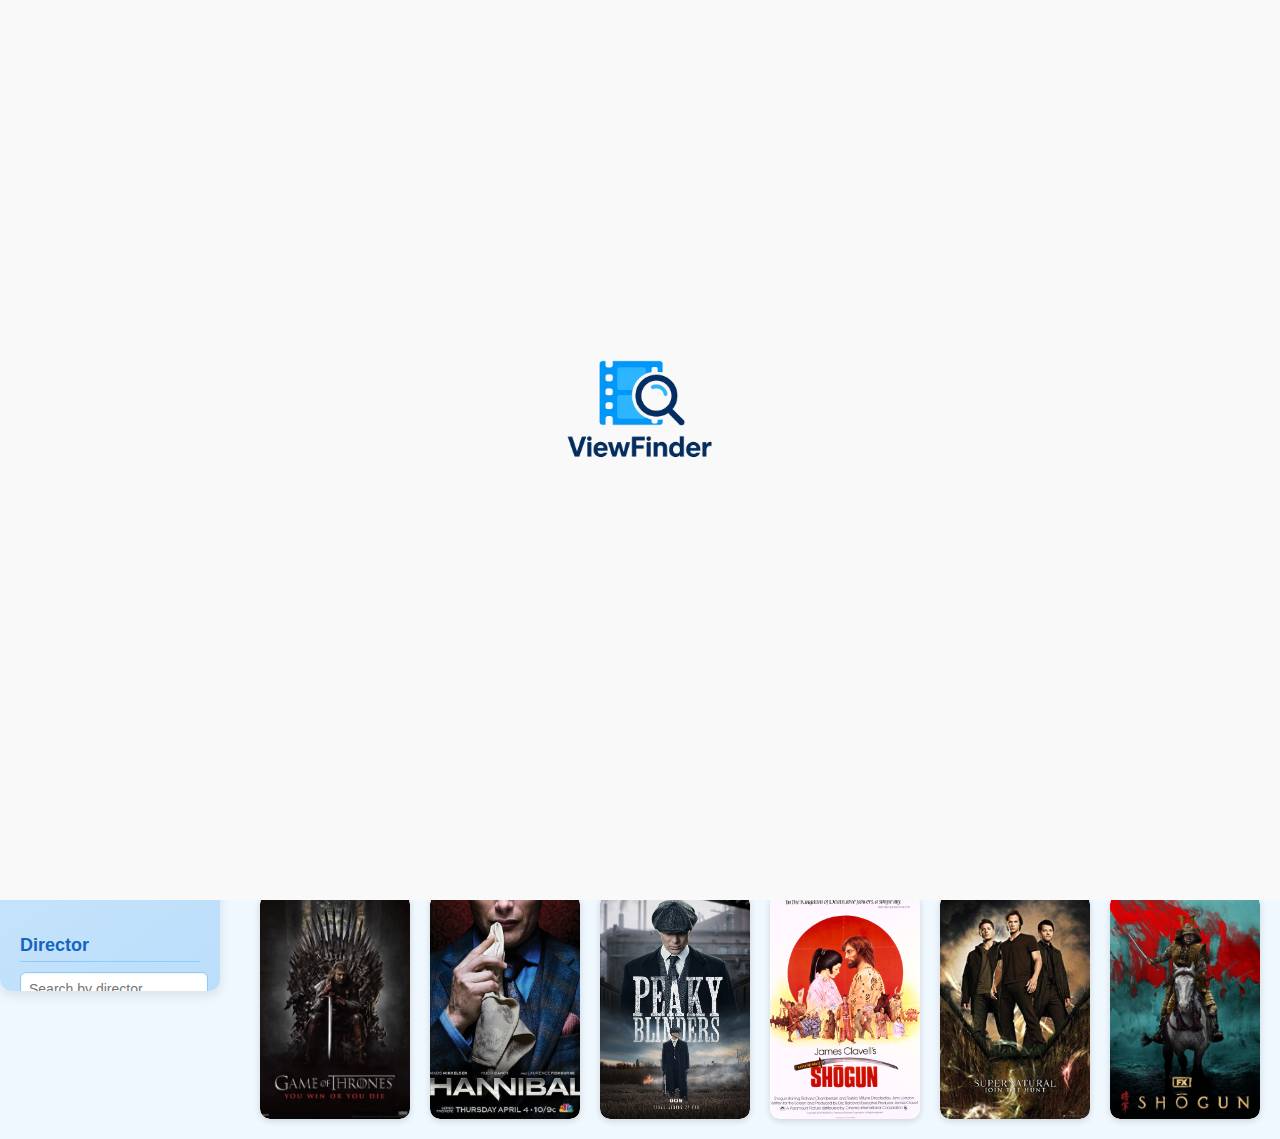
<file: homePage.html>
<!DOCTYPE html>
<html lang="en">
<head>
    <meta charset="UTF-8"/>
    <meta name="viewport" content="width=device-width, initial-scale=1.0"/>
    <title>ViewFinder: HomePage</title>
    <link rel="stylesheet" href="homePage.css"/>
</head>
<body>

<div id="splash-screen">
    <img src="images/viewfinder-logo.png" class="splash-logo" />
    <p class="splash-slogan">Find it. Watch it. Love it.</p>
</div>


<header class="main-header">
    <div class="header-left">
        <img src="images/viewfinder-logo.png" alt="ViewFinder Logo" class="site-logo" id="logo">
    </div>
    <div class="nav-links">
        <a href="homePage.html" class="nav-link" id="homeLink">🏠 Home</a>
        <a href="profile page.html" class="nav-link">👤 Profile</a>
    </div>
</header>





<aside class="filters">
    <h3>Filter</h3>
    <label><input type="checkbox" name="type" value="movie"> Movie</label><br/>
    <label><input type="checkbox" name="type" value="series"> Series</label><br/>

    <h4>Genre</h4>
    <label><input type="checkbox" name="genre" value="drama"> Drama</label><br/>
    <label><input type="checkbox" name="genre" value="action"> Action</label><br/>
    <label><input type="checkbox" name="genre" value="crime"> Crime</label><br/>
    <label><input type="checkbox" name="genre" value="historical"> Historical</label><br/>
    <label><input type="checkbox" name="genre" value="period-drama"> Period Drama</label><br/>
    <label><input type="checkbox" name="genre" value="epic"> Epic</label><br/>
    <label><input type="checkbox" name="genre" value="thriller"> Thriller</label><br/>
    <label><input type="checkbox" name="genre" value="sci-fi"> Sci-Fi</label><br/>
    <label><input type="checkbox" name="genre" value="comedy"> Comedy</label><br/>
    <label><input type="checkbox" name="genre" value="fantasy"> Fantasy</label><br/>

    <h4>Director</h4>
    <input type="text" id="directorInput" placeholder="Search by director..."/>

    <h4>Cast</h4>
    <input type="text" id="castInput" placeholder="Search by cast..."/>

</aside>


<main>
    <h2>Your Top Picks</h2>
    <div class="poster-grid">

        <div class="poster"
             data-type="movie"
             data-title="Pride and Prejudice"
             data-genre="romance,drama,period-drama"
             data-director="Joe Wright"
             data-cast="Keira Knightley, Matthew Macfadyen, Brenda Blethyn">

            <img src="images/pride-and-prejudice.jpg" alt="Pride and Prejudice"/>
            <span class="label">Movie</span>


        </div>

        <div class="poster"
             data-type="movie"
             data-title="The Godfather"
             data-genre="crime,drama"
             data-director="Francis Ford Coppola"
             data-cast="Marlon Brando, Al Pacino">
            <img src="images/godfather.jpg" alt="The Godfather"/>
            <span class="label">Movie</span>
        </div>


        <div class="poster"
             data-type="movie"
             data-title="The Gladiator"
             data-genre="action,drama,epic,period-drama"
             data-director="Ridley Scott"
             data-cast="Russell Crowe, Joaquin Phoenix, Connie Nielsen">
            <img src="images/gladiator.jpg" alt="The Gladiator"/>
            <span class="label">Movie</span>
        </div>

        <div class="poster"
             data-type="movie"
             data-title="Hannibal"
             data-genre="crime,drama,thriller"
             data-director="Ridley Scott"
             data-cast="Anthony Hopkins,Julianne Moore,Gary Oldman">
            <img src="images/hannibal-m.jpg" alt="Hannibal"/>
            <span class="label">Movie</span>
        </div>

        <div class="poster"
             data-type="movie"
             data-title="Harry Potter"
             data-genre="fantasy"
             data-director="Chris Columbus"
             data-cast="Daniel Radcliffe,Rupert Grint,Emma Watson">
            <img src="images/harry-potter-1.jpg" alt="Harry Potter"/>
            <span class="label">Movie</span>
        </div>

        <div class="poster"
             data-title="Inception"
             data-director="Christopher Nolan"
             data-cast="Leonardo DiCaprio"
             data-genre="sci-fi"
             data-plot="A thief who enters dreams to steal secrets and plant ideas.">
            <img src="images/inception.jpg"/>
            <span class="label">Movie</span>
        </div>


        <div class="poster"
             data-type="movie"
             data-title="Interstellar"
             data-genre="sci-fi"
             data-director="Christopher Nolan"
             data-cast="Matthew McConaughey,Anne Hathaway,Jessica Chastain">
            <img src="images/interstellar.jpg" alt="Interstellar"/>
            <span class="label">Movie</span>
        </div>

        <div class="poster"
             data-type="movie"
             data-title="Kingdom of Heaven"
             data-genre="historical,epic,action,period-drama"
             data-director="Ridley Scott"
             data-cast="Orlando Bloom, Eva Green, Liam Neeson">
            <img src="images/kingdom-of-heaven.jpg" alt="Kingdom of Heaven"/>
            <span class="label">Movie</span>
        </div>

        <div class="poster"
             data-type="movie"
             data-title="Lord of the Rings"
             data-genre="epic,fantasy"
             data-director="Peter Jackson"
             data-cast="Elijah Wood, Orlando Bloom, Ian McKellen, Viggo Mortensen,Sean Bean">
            <img src="images/lotr-fellowship.jpg" alt="Lord of the Rings"/>
            <span class="label">Movie</span>
        </div>

        <div class="poster"
             data-type="movie"
             data-title="The Martian"
             data-genre="sci-fi"
             data-director="Ridley Scott"
             data-cast="Matt Damon, Jessica Chastain">
            <img src="images/martian.jpg" alt="The Martian"/>
            <span class="label">Movie</span>
        </div>

        <div class="poster"
             data-type="movie"
             data-title="Oppenheimer"
             data-genre="historical,drama"
             data-director="Christopher Nolan"
             data-cast="Cillian Murphy, Matt Damon, Emily Blunt, Robert Downey Jr.">
            <img src="images/oppenheimer.jpg" alt="Oppenheimer"/>
            <span class="label">Movie</span>
        </div>

        <div class="poster"
             data-type="movie"
             data-title="Silence of the Lambs"
             data-genre="crime,thriller"
             data-director="Jonathan Demme"
             data-cast="Jodie Foster, Anthony Hopkins, Scott Glenn">
            <img src="images/silence-of-the-lambs.jpg" alt="Silence of the Lambs"/>
            <span class="label">Movie</span>
        </div>

        <div class="poster"
             data-type="movie"
             data-title="Star Wars 1"
             data-genre="sci-fi,fantasy,action"
             data-director="George Lucas"
             data-cast="Natalie Portman, Ewan McGregor">
            <img src="images/star-wars1.jpg" alt="Star Wars 1"/>
            <span class="label">Movie</span>
        </div>

        <div class="poster"
             data-type="movie"
             data-title="Star Wars 2"
             data-genre="sci-fi,fantasy,action"
             data-director="George Lucas"
             data-cast="Natalie Portman, Ewan McGregor, Hayden Christensen">
            <img src="images/star-wars2.jpg" alt="Star Wars 2"/>
            <span class="label">Movie</span>
        </div>

        <div class="poster"
             data-type="movie"
             data-title="Star Wars 3"
             data-genre="sci-fi,fantasy,action"
             data-director="George Lucas"
             data-cast="Natalie Portman, Ewan McGregor, Hayden Christensen">
            <img src="images/star-wars3.jpg" alt="Star Wars 3"/>
            <span class="label">Movie</span>
        </div>

        <div class="poster"
             data-type="movie"
             data-title="Tenet"
             data-genre="sci-fi,action"
             data-director="Christopher Nolan"
             data-cast="John David Washington,Robert Pattinson,Elizabeth Debicki">
            <img src="images/tenet.jpg" alt="Tenet"/>
            <span class="label">Movie</span>
        </div>

        <!-- Series -->
        <div class="poster"
             data-type="series"
             data-title="Vikings"
             data-genre="drama,historical,action"
             data-director="Michael Hirst"
             data-cast="Katheryn Winnick,Gustaf Skarsgård,Travis Fimmel">
            <img src="images/vikings.jpg" alt="Vikings"/>
            <span class="label">Series</span>
        </div>

        <div class="poster"
             data-type="series"
             data-title="Friends"
             data-genre="comedy"
             data-director="David Crane"
             data-cast="Jennifer Aniston,Courteney Cox,Lisa Kudrow">
            <img src="images/friends.jpg" alt="Friends"/>
            <span class="label">Series</span>
        </div>

        <div class="poster"
             data-type="series"
             data-title="Game of Thrones"
             data-genre="epic,fantasy,drama,action"
             data-director="David Benioff"
             data-cast="Sean Bean,Emillia Clarke,Kit Harrington">
            <img src="images/GOT.jpg" alt="Game of Thrones"/>
            <span class="label">Series</span>
        </div>

        <div class="poster"
             data-type="series"
             data-title="Hannibal"
             data-genre="crime,thriller"
             data-director="Brayn Fuller"
             data-cast="Hugh Dancy, Mads Mikkelsen, Laurence Fishburne">
            <img src="images/hannibal.jpg" alt="Hannibal"/>
            <span class="label">Series</span>
        </div>

        <div class="poster"
             data-type="series"
             data-title="Peaky Blinders"
             data-genre="crime,drama"
             data-director="Steven Knight"
             data-cast="Cillian Murphy">
            <img src="images/peaky-blinders.jpg" alt="Peaky Blinders"/>
            <span class="label">Series</span>
        </div>

        <div class="poster"
             data-type="series"
             data-title="Shogun"
             data-genre="period-drama,historical,drama"
             data-director=""
             data-cast="Yoko Shimada,Richard Chamberlain">
            <img src="images/shogun-old.jpg" alt="Shogun"/>
            <span class="label">Series</span>
        </div>

        <div class="poster"
             data-type="series"
             data-title="Supernatural"
             data-genre="action,fantasy"
             data-director="Francis Ford Coppola"
             data-cast="Jared Padalecki,Jensen Ackles">
            <img src="images/spn.jpg" alt="Supernatural"/>
            <span class="label">Series</span>
        </div>

        <div class="poster"
             data-type="series"
             data-title="The Shogun"
             data-genre="period-drama,historical,drama"
             data-director=""
             data-cast="Hiroyuki Sanada,Cosmo Jarvis">
            <img src="images/shogun.jpg" alt="The Shogun"/>
            <span class="label">Series</span>
        </div>

    </div>
</main>

<script src="homePage.js"></script>

<script>
    function viewDetails(title, image, director, cast, genre, plot) {
      const movie = { title, image, director, cast, genre, plot };
      localStorage.setItem("selectedMovie", JSON.stringify(movie));
      window.location.href = "index.html";
    }
</script>
<script>
    function viewDetails(title, image, director, cast, genre, plot) {
      const movie = { title, image, director, cast, genre, plot };
      localStorage.setItem("selectedMovie", JSON.stringify(movie));
      window.location.href = "index.html";
    }

  window.addEventListener("DOMContentLoaded", () => {
  const logo = document.getElementById("logo");
  const splash = document.getElementById("splash-screen");

  const fromBack = sessionStorage.getItem("fromBackButton");
  if (fromBack !== "true") {
    logo.classList.add("animate");            // Logo animasyonu
    splash.classList.add("animate");          // Splash ekranı animasyonu
  }
});

  // Home butonuna tıklanınca animasyon aktif
  document.getElementById("homeLink").addEventListener("click", () => {
    sessionStorage.removeItem("fromBackButton");
  });

</script>
<script>
    document.addEventListener("DOMContentLoaded", () => {
      const posters = document.querySelectorAll(".poster");
      posters.forEach(poster => {
        const title = poster.dataset.title || "";
        const image = poster.querySelector("img")?.src || "";
        const director = poster.dataset.director || "";
        const cast = poster.dataset.cast || "";
        const genre = poster.dataset.genre || "";
        const plot = "Details not available.";

        poster.addEventListener("click", () => {
          viewDetails(title, image, director, cast, genre, plot);
        });
      });
    });
</script>
<script>
    const fromBack = sessionStorage.getItem("fromBackButton");

    if (fromBack === "true") {
      // Splash ekranını devre dışı bırak
      document.getElementById("splash-screen").style.display = "none";
      sessionStorage.removeItem("fromBackButton"); // Temizle
    }
</script>

<script>
    // Posterleri filtrelemek ve tıklanabilir hale getirmek için
    document.addEventListener("DOMContentLoaded", () => {
      const checkboxes = document.querySelectorAll('input[name="type"]');
      const searchInput = document.getElementById('searchInput');
      const directorInput = document.getElementById('directorInput');
      const castInput = document.getElementById('castInput');
      const genreCheckboxes = document.querySelectorAll('input[name="genre"]');
      const posters = document.querySelectorAll(".poster");

      function applyFilters() {
        const selectedTypes = Array.from(checkboxes).filter(cb => cb.checked).map(cb => cb.value);
        const selectedGenres = Array.from(genreCheckboxes).filter(cb => cb.checked).map(cb => cb.value);
        const searchTerm = searchInput?.value.toLowerCase() || "";
        const directorSearch = directorInput?.value.toLowerCase() || "";
        const castSearch = castInput?.value.toLowerCase() || "";

        posters.forEach(poster => {
          const type = poster.dataset.type || "";
          const genres = (poster.dataset.genre || "").split(',').map(g => g.trim());
          const title = (poster.dataset.title || "").toLowerCase();
          const director = (poster.dataset.director || "").toLowerCase();
          const cast = (poster.dataset.cast || "").toLowerCase();

          const typeMatch = selectedTypes.length === 0 || selectedTypes.includes(type);
          const genreMatch = selectedGenres.length === 0 || selectedGenres.some(g => genres.includes(g));
          const titleMatch = title.includes(searchTerm);
          const directorMatch = !directorSearch || director.includes(directorSearch);
          const castMatch = !castSearch || cast.includes(castSearch);

          const shouldShow = typeMatch && genreMatch && titleMatch && directorMatch && castMatch;
          poster.style.display = shouldShow ? "block" : "none";
        });
      }

      // Event listener'ları kur
      [...checkboxes, ...genreCheckboxes].forEach(cb => cb.addEventListener('change', applyFilters));
      if (searchInput) searchInput.addEventListener('input', applyFilters);
      if (directorInput) directorInput.addEventListener('input', applyFilters);
      if (castInput) castInput.addEventListener('input', applyFilters);

      // Poster tıklamaları
      posters.forEach(poster => {
        const title = poster.dataset.title || "";
        const image = poster.querySelector("img")?.src || "";
        const director = poster.dataset.director || "";
        const cast = poster.dataset.cast || "";
        const genre = poster.dataset.genre || "";
        const plot = poster.dataset.plot || "Details not available.";

        poster.style.cursor = "pointer";
        poster.addEventListener("click", () => {
          const movie = { title, image, director, cast, genre, plot };
          localStorage.setItem("selectedMovie", JSON.stringify(movie));
          sessionStorage.setItem("fromBackButton", "false");
          window.location.href = "index.html";
        });
      });

      // Sayfa ilk yüklendiğinde filtreleri uygula
      applyFilters();
    });
</script>
<script>
    document.addEventListener("DOMContentLoaded", () => {
  const posters = document.querySelectorAll(".poster");
  const allMovies = [];

  posters.forEach(poster => {
    const movie = {
      title: poster.dataset.title || "",
      image: poster.querySelector("img")?.getAttribute("src") || "",
      director: poster.dataset.director || "",
      cast: poster.dataset.cast || "",
      genre: poster.dataset.genre || "",
      plot: poster.dataset.plot || "Details not available."
    };
    allMovies.push(movie);
  });

  localStorage.setItem("allMovies", JSON.stringify(allMovies));
});


</script>

</body>
</html>
</file>
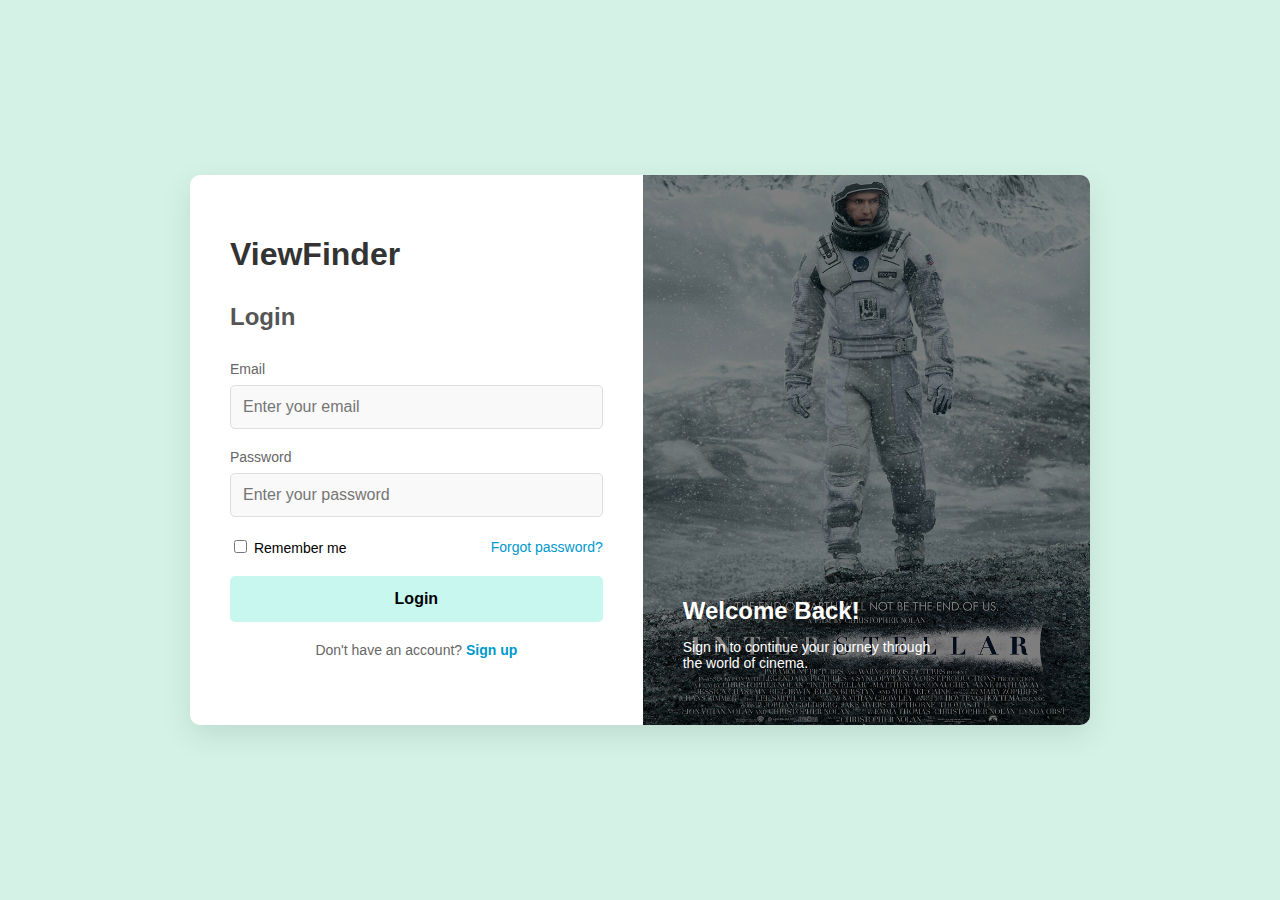
<file: login.html>
<!DOCTYPE html>
<html lang="en">
<head>
  <meta charset="UTF-8" />
  <meta name="viewport" content="width=device-width, initial-scale=1.0"/>
  <title>ViewFinder: Login</title>
  <link rel="stylesheet" href="login.css" />
</head>
<body>
  <div class="container">
    <div class="form-container">
      <h1>ViewFinder</h1>
      <h2>Login</h2>
      <form id="loginForm">
        <div class="input-group">
          <label for="email">Email</label>
          <input type="email" id="email" placeholder="Enter your email" required>
        </div>
        <div class="input-group">
          <label for="password">Password</label>
          <input type="password" id="password" placeholder="Enter your password" required>
        </div>
        <div class="remember-forgot">
          <label><input type="checkbox" id="remember"> Remember me</label>
          <a href="#" class="forgot-link">Forgot password?</a>
        </div>
        <button type="submit" class="btn-login">Login</button>
        <div class="signup-link">
          Don't have an account? <a href="signup.html">Sign up</a>
        </div>
      </form>
    </div>
    <div class="image-container">
      <div class="overlay"></div>
      <div class="welcome-text">
        <h2>Welcome Back!</h2>
        <p>Sign in to continue your journey through the world of cinema.</p>
      </div>
    </div>
  </div>
  <script src="login.js"></script>
</body>
</html>
</file>
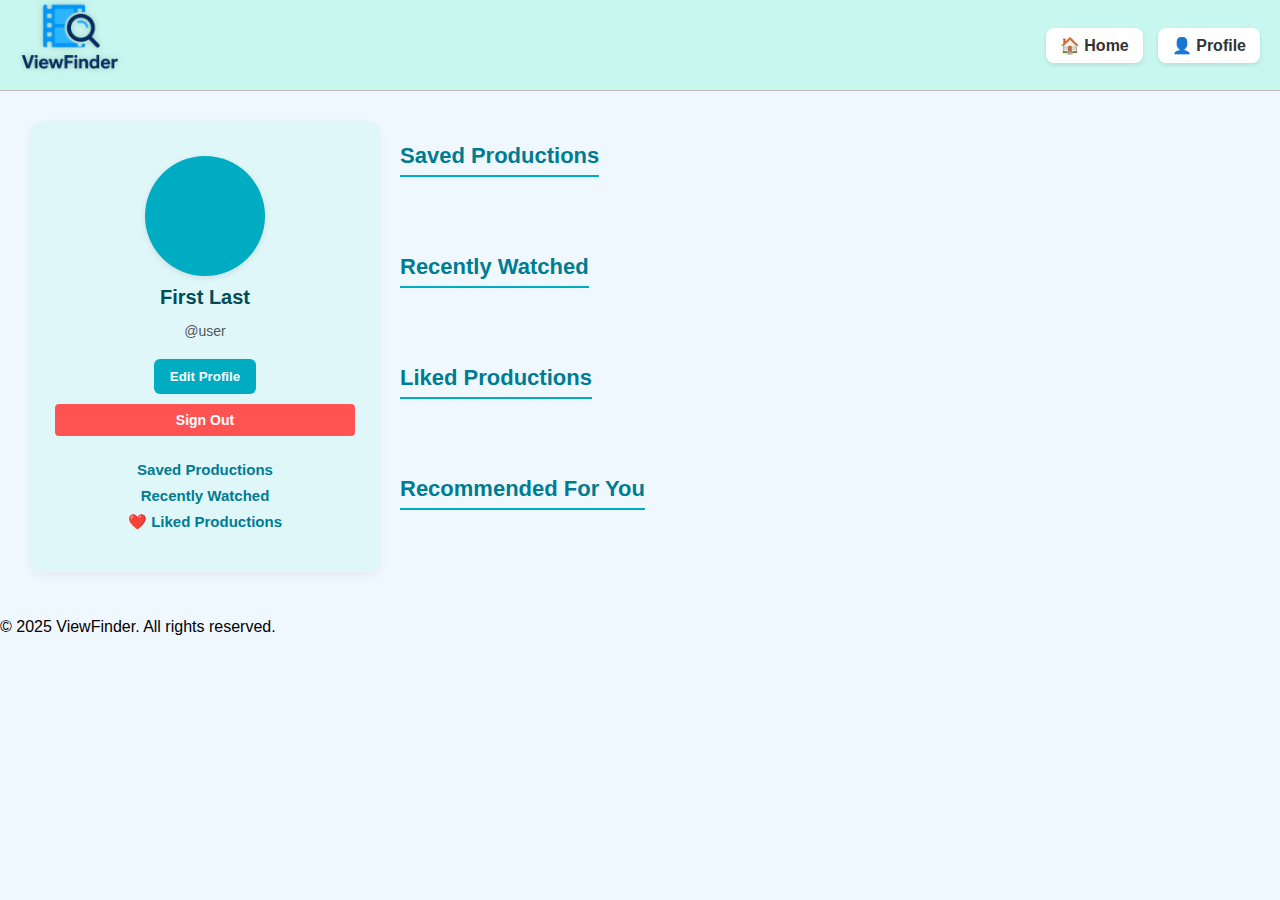
<file: profile page.html>
<!DOCTYPE html>
<html lang="en">
<head>
    <meta charset="UTF-8"/>
    <meta name="viewport" content="width=device-width, initial-scale=1.0"/>
    <title>ViewFinder - Profile</title>
    <link rel="stylesheet" href="style.css"/>
</head>
<body>

<header class="main-header">
    <div class="header-left">
        <img src="images/viewfinder-logo.png" alt="ViewFinder Logo" class="site-logo" />
    </div>
    <div class="nav-links">
        <a href="homePage.html" class="nav-link">🏠 Home</a>
        <a href="profile page.html" class="nav-link">👤 Profile</a>
    </div>
</header>


<main>
    <div class="profile-container">
        <aside class="profile-sidebar">
            <div class="profile-header">
                <div class="profile-picture"></div>
                <h2 id="user-full-name">First Name Last Name</h2>
                <p class="username">@Username</p>
                <button class="edit-btn" onclick="openModal()">Edit Profile</button>
                <button class="sign-out-btn" onclick="signOut()">Sign Out</button>
            </div>
            <nav class="profile-nav">
                <ul>
                    <li><a href="#saved-productions">Saved Productions</a></li>
                    <li><a href="#recently-watched">Recently Watched</a></li>
                    <li><a href="#liked-productions">❤️ Liked Productions</a></li>
                </ul>
            </nav>
        </aside>

        <section class="profile-content">
            <section id="saved-productions" class="content-section">
                <h3>Saved Productions</h3>
                <div class="production-grid"></div>
            </section>

            <section id="recently-watched" class="content-section">
                <h3>Recently Watched</h3>
                <div class="production-grid"></div>
            </section>

            <section id="liked-productions" class="content-section">
                <h3>Liked Productions</h3>
                <div class="production-grid"></div>
            </section>
            <section id="recommended-productions" class="content-section">
                <h3>Recommended For You</h3>
                <div class="production-grid" id="recommendation-grid">
                    <!-- Önerilen filmler burada listelenecek -->
                </div>
            </section>
        </section>
    </div>

    <div id="editModal" class="modal" style="display:none;">
        <div class="modal-content">
            <h3>Edit Profile</h3>
            <label>Full Name:</label>
            <input type="text" id="editName" placeholder="Your full name"/>
            <label>Email:</label>
            <input type="email" id="editEmail" placeholder="example@mail.com"/>
            <button onclick="saveProfile()">Save</button>
            <button onclick="closeModal()">Cancel</button>
        </div>
    </div>
</main>

<footer>
    <p>&copy; 2025 ViewFinder. All rights reserved.</p>
</footer>

<script>
    function signOut() {
      // Clear user session data
      localStorage.removeItem("user_name");
      localStorage.removeItem("user_email");
      localStorage.removeItem("likedMovies");
      localStorage.removeItem("savedMovies");
      localStorage.removeItem("recentlyWatched");
      
      // Redirect to login page
      window.location.href = "login.html";
    }

    function viewDetails(title, image, director, cast, genre, plot) {
      const movie = { title, image, director, cast, genre, plot };
      localStorage.setItem("selectedMovie", JSON.stringify(movie));
      window.location.href = "index.html";
    }

    document.addEventListener("DOMContentLoaded", () => {
      // Kullanıcı bilgileri
      const fullName = localStorage.getItem("user_name") || "First Last";
      const email = localStorage.getItem("user_email") || "user@example.com";
      document.getElementById("user-full-name").innerText = fullName;
      document.querySelector(".username").innerText = "@" + email.split("@")[0];

      // Kaydedilen yapımları göster
      const saved = JSON.parse(localStorage.getItem("savedMovies")) || [];
      const savedContainer = document.querySelector("#saved-productions .production-grid");
      saved.forEach(movie => {
        const item = createPosterItem(movie);
        savedContainer.appendChild(item);
      });

      // Son izlenen yapımları göster
      const recentlyWatched = JSON.parse(localStorage.getItem("recentlyWatched")) || [];
      const recentContainer = document.querySelector("#recently-watched .production-grid");
      recentlyWatched.forEach(movie => {
        const item = createPosterItem(movie);
        recentContainer.appendChild(item);
      });

      // Beğenilen yapımları göster
      const liked = JSON.parse(localStorage.getItem("likedMovies")) || [];
      const likedContainer = document.querySelector("#liked-productions .production-grid");
      liked.forEach(movie => {
        const item = createPosterItem(movie);
        likedContainer.appendChild(item);
      });

      // ÖNERİLER: liked + recentlyWatched türlerine göre ama onlarsız
      const allMovies = JSON.parse(localStorage.getItem("allMovies")) || [];
      const genreSet = new Set();

      [...liked, ...recentlyWatched].forEach(movie => {
        if (movie.genre) {
          movie.genre.split(",").forEach(g => genreSet.add(g.trim().toLowerCase()));
        }
      });

      const excludeTitles = new Set([...liked, ...recentlyWatched].map(m => m.title));

      const recommended = allMovies.filter(movie => {
        const genres = movie.genre?.split(",").map(g => g.trim().toLowerCase()) || [];
        return genres.some(g => genreSet.has(g)) && !excludeTitles.has(movie.title);
      });

      const recommendationGrid = document.getElementById("recommendation-grid");
      recommendationGrid.innerHTML = "";
      recommended.slice(0, 8).forEach(movie => {
        const item = createPosterItem(movie);
        recommendationGrid.appendChild(item);
      });
    });

    function createPosterItem(movie) {
      const item = document.createElement("div");
      item.classList.add("production-item");
      item.innerHTML = `
        <img src="${movie.image}" alt="${movie.title}" />
        <p>${movie.title}</p>
      `;
      item.addEventListener("click", () => {
        localStorage.setItem("selectedMovie", JSON.stringify(movie));
        window.location.href = "index.html";
      });
      return item;
    }

    function openModal() {
      document.getElementById("editModal").style.display = "block";
      document.getElementById("editName").value = localStorage.getItem("user_name") || "";
      document.getElementById("editEmail").value = localStorage.getItem("user_email") || "";
    }

    function closeModal() {
      document.getElementById("editModal").style.display = "none";
    }

    function saveProfile() {
      const newName = document.getElementById("editName").value;
      const newEmail = document.getElementById("editEmail").value;
      if (newName && newEmail) {
        localStorage.setItem("user_name", newName);
        localStorage.setItem("user_email", newEmail);
        document.getElementById("user-full-name").innerText = newName;
        document.querySelector(".username").innerText = "@" + newEmail.split("@")[0];
        closeModal();
      } else {
        alert("Please fill in both fields.");
      }
    }
</script>


</body>
</html>
</file>
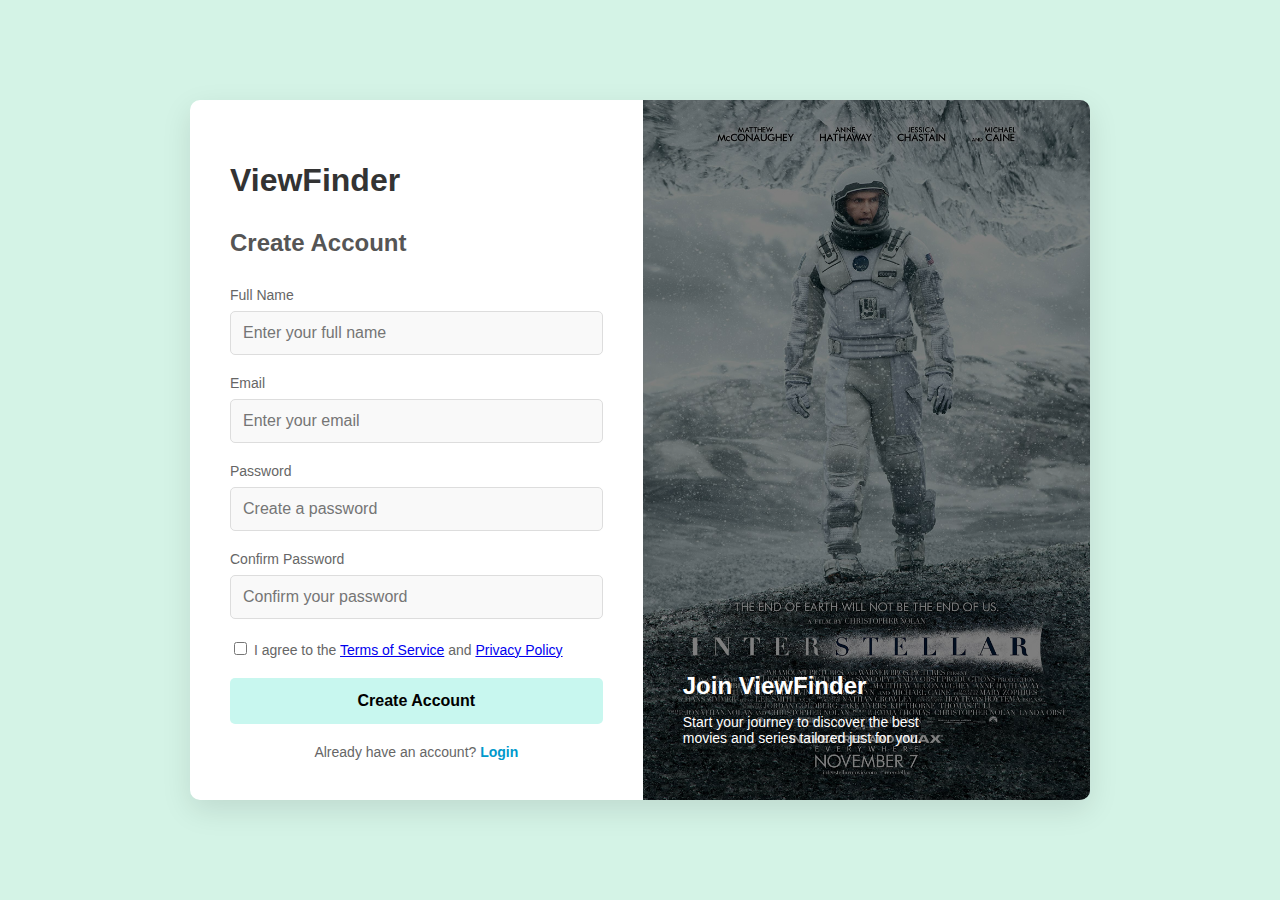
<file: signup.html>
<!DOCTYPE html>
<html lang="en">
<head>
  <meta charset="UTF-8" />
  <meta name="viewport" content="width=device-width, initial-scale=1.0"/>
  <title>ViewFinder: Sign Up</title>
  <link rel="stylesheet" href="login.css" />
</head>
<body>
  <div class="container">
    <div class="form-container">
      <h1>ViewFinder</h1>
      <h2>Create Account</h2>
      <form id="signupForm">
        <div class="input-group">
          <label for="name">Full Name</label>
          <input type="text" id="name" placeholder="Enter your full name" required>
        </div>
        <div class="input-group">
          <label for="email">Email</label>
          <input type="email" id="email" placeholder="Enter your email" required>
        </div>
        <div class="input-group">
          <label for="password">Password</label>
          <input type="password" id="password" placeholder="Create a password" required>
        </div>
        <div class="input-group">
          <label for="confirmPassword">Confirm Password</label>
          <input type="password" id="confirmPassword" placeholder="Confirm your password" required>
        </div>
        <div class="terms-checkbox">
          <label>
            <input type="checkbox" id="terms" required>
            I agree to the <a href="#">Terms of Service</a> and <a href="#">Privacy Policy</a>
          </label>
        </div>
        <button type="submit" class="btn-signup">Create Account</button>
        <div class="login-link">
          Already have an account? <a href="login.html">Login</a>
        </div>
      </form>
    </div>
    <div class="image-container">
      <div class="overlay"></div>
      <div class="welcome-text">
        <h2>Join ViewFinder</h2>
        <p>Start your journey to discover the best movies and series tailored just for you.</p>
      </div>
    </div>
  </div>
  <script src="signup.js"></script>
</body>
</html>
</file>
<file: homePage.css>
body {
  font-family: Arial, sans-serif;
  margin: 0;
  background-color: #f0f8ff;
}

header {
  background-color: #c8f7ef;
  padding: 20px;
  display: flex;
  justify-content: center;
  align-items: center;
  border-bottom: 1px solid #bbb;
  position: sticky;
  top: 0;
  z-index: 1000;
}

#searchInput {
  width: 60%;
  max-width: 500px;
  padding: 12px 18px;
  font-size: 16px;
  border: 2px solid #90caf9;
  border-radius: 30px;
  outline: none;
  transition: all 0.3s ease;
  background-color: #ffffff;
  box-shadow: 0 2px 6px rgba(0,0,0,0.1);
  font-family: 'Segoe UI', sans-serif;
}

#searchInput::placeholder {
  color: #78909c;
  font-style: italic;
}

#searchInput:focus {
  border-color: #42a5f5;
  box-shadow: 0 4px 10px rgba(66, 165, 245, 0.2);
}


.profile-pic {
  width: 36px;
  height: 36px;
  background-image: url('images/user-icon.png');
  background-size: cover;
  background-position: center;
  border-radius: 50%;
  cursor: pointer;
}

.filters {
  width: 220px;
  padding: 20px;
  background: linear-gradient(145deg, #e3f2fd, #bbdefb);
  border-radius: 12px;
  box-shadow: 0 4px 12px rgba(0, 0, 0, 0.1);
  float: left;
  height: 100vh;
  overflow-y: auto;
  box-sizing: border-box;
  font-family: 'Segoe UI', sans-serif;
}

.filters h3,
.filters h4 {
  margin-bottom: 10px;
  color: #1565c0;
  font-size: 18px;
  border-bottom: 1px solid #90caf9;
  padding-bottom: 5px;
}

.filters label {
  display: block;
  margin-bottom: 10px;
  font-size: 15px;
  color: #0d47a1;
  cursor: pointer;
  transition: transform 0.2s ease, background-color 0.2s ease;
  padding: 5px 8px;
  border-radius: 6px;
}

.filters label:hover {
  background-color: #e3f2fd;
  transform: scale(1.02);
}

.filters input[type="checkbox"] {
  margin-right: 8px;
  accent-color: #1976d2;
}

.filters input[type="text"] {
  width: calc(100% - 10px);
  padding: 8px;
  margin-bottom: 15px;
  border: 1px solid #90caf9;
  border-radius: 6px;
  font-size: 14px;
  background-color: #ffffff;
  box-shadow: inset 0 1px 3px rgba(0,0,0,0.06);
}


main {
  margin-left: 240px;
  padding: 20px;
}

h2 {
  color: #007c91;
  margin-top: 0;
}

.poster-grid {
  display: flex;
  flex-wrap: wrap;
  gap: 20px;
}

.poster {
  width: 150px;
  height: 225px;
  overflow: hidden;
  border-radius: 10px;
  transition: transform 0.3s ease, box-shadow 0.3s ease;
  cursor: pointer;
  box-shadow: 0 2px 6px rgba(0,0,0,0.15);
  background-color: #ffffff;
}

.poster img {
  width: 100%;
  height: 100%;
  object-fit: cover;
  display: block;
  border: none;
  border-radius: 10px;
}

.poster:hover {
  transform: scale(1.07);
  box-shadow: 0 8px 20px rgba(0,0,0,0.2);
}


.poster .label {
  display: none;
}

.main-header {
  background-color: #c8f7ef;
  padding: 10px 20px;
  display: flex;
  align-items: center;
  justify-content: flex-end;
  position: sticky;
  top: 0;
  height: 60px;
  border-bottom: 1px solid #bbb;
  z-index: 1000;
}


.nav-links {
  display: flex;
  gap: 15px;
  align-items: center;
}

.nav-link {
  text-decoration: none;
  color: #333;
  font-weight: bold;
  font-size: 16px;
  background-color: #fff;
  padding: 6px 12px;
  border-radius: 8px;
  box-shadow: 0 2px 4px rgba(0,0,0,0.1);
  transition: background-color 0.2s ease;
}

.nav-link:hover {
  background-color: #e0f4f2;
}
.search-container {
  display: flex;
  justify-content: center;
  padding: 16px 0 0;
}

#searchInput {
  width: 60%;
  max-width: 500px;
  padding: 12px 18px;
  font-size: 16px;
  border: 2px solid #90caf9;
  border-radius: 30px;
  background-color: #ffffff;
  box-shadow: 0 2px 6px rgba(0,0,0,0.1);
  transition: all 0.3s ease;
}

#searchInput::placeholder {
  color: #78909c;
  font-style: bold  ;
}

#searchInput:focus {
  border-color: #42a5f5;
  box-shadow: 0 4px 10px rgba(66, 165, 245, 0.2);
}


.main-header {
  background-color: #c8f7ef;
  height: 70px; /* HER İKİ SAYFADA DA SABİT YÜKSEKLİK */
  padding: 10px 20px;
  padding-left: 180px;
  display: flex;
  align-items: center;
  justify-content: space-between;
  border-bottom: 1px solid #bbb;
  position: sticky;
  top: 0;
  z-index: 1000;
  overflow: visible;
}

.header-left {
  display: flex;
  align-items: center;
}

.site-logo {
  height: 120px;
  position: absolute;
  top: -20px;
  left: 10px;
  transform: translateY(0%);
  z-index: 10;
  opacity: 0.95;
}


.nav-links {
  display: flex;
  gap: 15px;
  align-items: center;
}

.nav-link {
  text-decoration: none;
  color: #333;
  font-weight: bold;
  font-size: 16px;
  background-color: #fff;
  padding: 8px 14px;
  border-radius: 8px;
  box-shadow: 0 2px 4px rgba(0,0,0,0.1);
  transition: background-color 0.2s ease;
}

.nav-link:hover {
  background-color: #e0f4f2;
}

/* Splash ekranı */
#splash-screen {
  position: fixed;
  top: 0;
  left: 0;
  width: 100%;
  height: 100%;
  background-color: #f9f9f9;
  z-index: 2000;
  display: flex;
  flex-direction: column;
  justify-content: center;
  align-items: center;
  animation: fadeOut 2.5s forwards;
  animation-delay: 2.5s;
}
#splash-screen.animate {
  animation: fadeOut 2.5s forwards;
  animation-delay: 2.5s;
}


.splash-logo {
  width: 180px;
  height: auto;
  transition: transform 1s ease-in-out;
  animation: shrinkLogo 2s ease-in-out forwards;
}

.splash-slogan {
  margin-top: 20px;
  font-size: 20px;
  color: #555;
  opacity: 0;
  animation: showSlogan 1s ease-in 2s forwards;
}

/* Animasyonlar */
@keyframes shrinkLogo {
  0% {
    transform: scale(1.5);
  }
  100% {
    transform: scale(1);
  }
}

@keyframes showSlogan {
  0% { opacity: 0; transform: translateY(10px); }
  100% { opacity: 1; transform: translateY(0); }
}
.splash-slogan {
  margin-top: 20px;
  font-size: 24px;
  color: #555;
  font-family: 'Segoe UI', sans-serif;
  font-weight: bold;
  opacity: 0;
  animation: showSlogan 1s ease-in 0.3s forwards; /* Daha erken başlıyor */
}

@keyframes fadeOut {
  to {
    opacity: 0;
    visibility: hidden;
  }
}
@keyframes logoEntry {
  0% {
    transform: scale(2.5);
    opacity: 0;
  }
  100% {
    transform: scale(1);
    opacity: 1;
  }
}

.site-logo.animate {
  animation: logoEntry 0.6s ease-in-out forwards;
}
</file>
<file: login.css>
body {
  margin: 0;
  font-family: sans-serif;
  background-color: #d4f3e6;
  height: 100vh;
  display: flex;
  justify-content: center;
  align-items: center;
}

.container {
  display: flex;
  max-width: 900px;
  width: 90%;
  min-height: 550px;
  height: auto;
  background-color: white;
  border-radius: 10px;
  box-shadow: 0 10px 30px rgba(0, 0, 0, 0.1);
  overflow: auto;
}

.form-container {
  flex: 1;
  padding: 40px;
  display: flex;
  flex-direction: column;
  overflow-y: auto;
}

.form-container h1 {
  color: #333;
  margin-bottom: 10px;
}

.form-container h2 {
  color: #555;
  margin-bottom: 30px;
}

.input-group {
  margin-bottom: 20px;
}

.input-group label {
  display: block;
  margin-bottom: 8px;
  color: #666;
  font-size: 14px;
}

.input-group input {
  width: 100%;
  padding: 12px;
  border: 1px solid #ddd;
  border-radius: 5px;
  font-size: 16px;
  box-sizing: border-box;
  background-color: #f9f9f9;
}

.remember-forgot {
  display: flex;
  justify-content: space-between;
  align-items: center;
  margin-bottom: 20px;
  font-size: 14px;
}

.forgot-link {
  color: #0099cc;
  text-decoration: none;
}

.forgot-link:hover {
  text-decoration: underline;
}

.btn-login {
  background-color: #c8f7ef;
  border: none;
  padding: 14px;
  border-radius: 5px;
  font-size: 16px;
  font-weight: bold;
  cursor: pointer;
  transition: background-color 0.3s;
  width: 100%;
  margin-bottom: 20px;
}

.btn-login:hover {
  background-color: #b0e6e0;
}

.signup-link {
  text-align: center;
  font-size: 14px;
  color: #666;
}

.signup-link a {
  color: #0099cc;
  text-decoration: none;
  font-weight: bold;
}

.signup-link a:hover {
  text-decoration: underline;
}

.image-container {
  flex: 1.2;
  background-image: url('images/interstellar.jpg');
  background-size: cover;
  background-position: center;
  position: relative;
}

.overlay {
  position: absolute;
  width: 100%;
  height: 100%;
  background-color: rgba(0, 0, 0, 0.5);
}

.welcome-text {
  position: absolute;
  bottom: 40px;
  left: 40px;
  color: white;
  z-index: 1;
}

.welcome-text h2 {
  margin-bottom: 10px;
}

.welcome-text p {
  font-size: 14px;
  max-width: 250px;
}

/* Signup page styles */
.btn-signup {
  background-color: #c8f7ef;
  border: none;
  padding: 14px;
  border-radius: 5px;
  font-size: 16px;
  font-weight: bold;
  cursor: pointer;
  transition: background-color 0.3s;
  width: 100%;
  margin-bottom: 20px;
  display: block;
}

.btn-signup:hover {
  background-color: #b0e6e0;
}

.terms-checkbox {
  margin-bottom: 20px;
  font-size: 14px;
  color: #666;
}

.login-link {
  text-align: center;
  font-size: 14px;
  color: #666;
}

.login-link a {
  color: #0099cc;
  text-decoration: none;
  font-weight: bold;
}

.login-link a:hover {
  text-decoration: underline;
}

@media (max-width: 768px) {
  body {
    align-items: flex-start;
    padding: 20px 0;
    height: auto;
  }

  .container {
    flex-direction: column;
    height: auto;
    min-height: auto;
    max-height: none;
    width: 95%;
  }
  
  .image-container {
    height: 200px;
    order: -1;
    flex: none;
  }
  
  .welcome-text {
    bottom: 20px;
    left: 20px;
  }
}
</file>
<file: style.css>
body {
  margin: 0;
  font-family: 'Segoe UI', sans-serif;
  background-color: #f0f8ff;
}

/* HEADER */
.main-header {
  background-color: #c8f7ef;
  height: 70px; /* HER İKİ SAYFADA DA SABİT YÜKSEKLİK */
  padding: 10px 20px;
  padding-left: 180px;
  display: flex;
  align-items: center;
  justify-content: space-between;
  border-bottom: 1px solid #bbb;
  position: sticky;
  top: 0;
  z-index: 1000;
  overflow: visible;
}

.header-left {
  display: flex;
  align-items: center;
}

.site-logo {
  height: 120px; /* LOGO büyüklüğü artırıldı */
  width: auto;
  margin-right: 20px;
  filter: drop-shadow(0 0 3px rgba(0, 0, 0, 0.2));
  transform: translateY(0%);
  position: absolute;
    top: -20px;
    left: 10px;
    z-index: 10;

}

.nav-links {
  display: flex;
  gap: 15px;
  align-items: center;
}

.nav-link {
  text-decoration: none;
  color: #333;
  font-weight: bold;
  font-size: 16px;
  background-color: #fff;
  padding: 8px 14px;
  border-radius: 8px;
  box-shadow: 0 2px 4px rgba(0,0,0,0.1);
  transition: background-color 0.2s ease;
}

.nav-link:hover {
  background-color: #e0f4f2;
}


/* LAYOUT */
.profile-container {
  display: flex;
  flex-wrap: wrap;
  padding: 30px;
  gap: 20px;
  justify-content: center;
}

.profile-sidebar {
  flex: 1 1 250px;
  max-width: 300px;
  background-color: #e0f7fa;
  border-radius: 12px;
  padding: 25px;
  text-align: center;
  box-shadow: 0 4px 10px rgba(0,0,0,0.05);
}

.profile-picture {
  width: 120px;
  height: 120px;
  border-radius: 50%;
  background-color: #00acc1;
  margin: 10px auto;
  box-shadow: 0 2px 6px rgba(0,0,0,0.1);
}

.profile-header h2 {
  margin: 10px 0 4px;
  font-size: 20px;
  color: #004d57;
}

.username {
  margin-bottom: 10px;
  font-size: 14px;
  color: #555;
}

.edit-btn {
  background-color: #00acc1;
  border: none;
  padding: 10px 16px;
  color: white;
  font-weight: bold;
  border-radius: 6px;
  margin-top: 10px;
  cursor: pointer;
  transition: background-color 0.3s ease;
}

.edit-btn:hover {
  background-color: #0097a7;
}

.sign-out-btn {
  width: 100%;
  padding: 8px 16px;
  margin-top: 10px;
  background-color: #ff5252;
  color: white;
  border: none;
  border-radius: 4px;
  font-size: 14px;
  font-weight: bold;
  cursor: pointer;
  transition: background-color 0.2s ease;
}

.sign-out-btn:hover {
  background-color: #ff1744;
}

.profile-nav ul {
  list-style: none;
  padding: 0;
  margin-top: 25px;
}

.profile-nav ul li {
  margin: 8px 0;
}

.profile-nav a {
  text-decoration: none;
  color: #007c91;
  font-weight: bold;
  font-size: 15px;
}

/* CONTENT */
.profile-content {
  flex: 3 1 600px;
}

.content-section {
  margin-bottom: 40px;
}

.content-section h3 {
  margin-bottom: 15px;
  color: #007c91;
  font-size: 22px;
  border-bottom: 2px solid #00acc1;
  display: inline-block;
  padding-bottom: 6px;
}

.production-grid {
  display: flex;
  flex-wrap: wrap;
  gap: 20px;
  justify-content: flex-start;
}

.production-item {
  width: 150px;
  text-align: center;
}

.production-item img {
  width: 150px;
  height: 225px;
  object-fit: cover;
  border-radius: 10px;
  border: 2px solid #00acc1;
  box-shadow: 0 2px 6px rgba(0,0,0,0.15);
  transition: transform 0.3s ease;
}

.production-item img:hover {
  transform: scale(1.05);
}

.production-item p {
  margin-top: 8px;
  font-size: 14px;
  color: #004d57;
}

/* MODAL */
.modal {
  position: fixed;
  top: 0;
  left: 0;
  width: 100%;
  height: 100%;
  background-color: rgba(0, 0, 0, 0.4);
  display: flex;
  justify-content: center;
  align-items: center;
  z-index: 10;
}

.modal-content {
  background-color: white;
  padding: 25px;
  border-radius: 10px;
  width: 320px;
  text-align: center;
  box-shadow: 0 2px 12px rgba(0, 0, 0, 0.3);
}

.modal-content h3 {
  margin-top: 0;
  color: #007c91;
}

.modal-content input {
  width: 90%;
  padding: 10px;
  margin: 8px 0;
  border-radius: 6px;
  border: 1px solid #ccc;
}

.modal-content button {
  margin: 10px 5px;
  padding: 8px 14px;
  border: none;
  border-radius: 6px;
  background-color: #00acc1;
  color: white;
  font-weight: bold;
  cursor: pointer;
}
</file>
